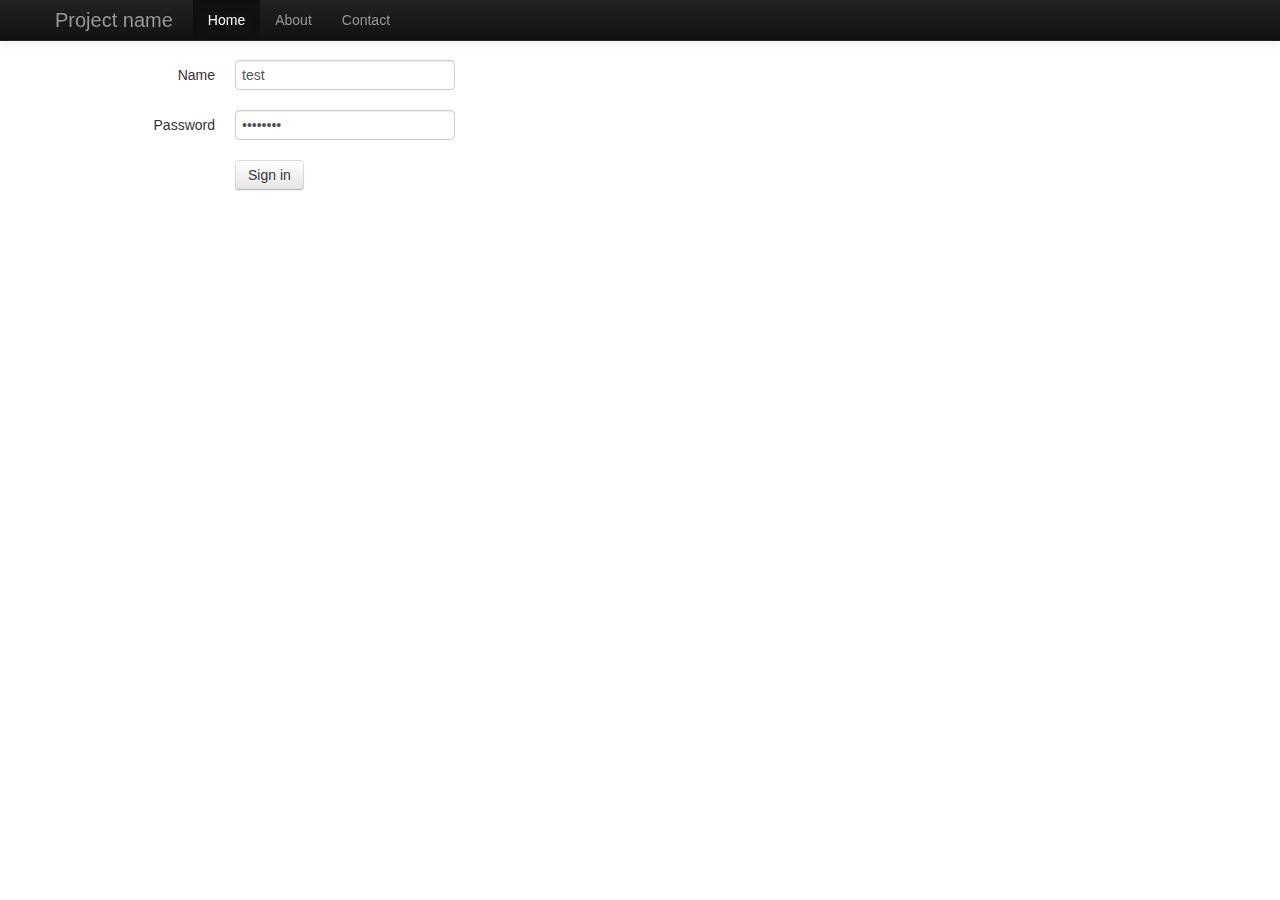
<file: oakhillsoftware/index.html>
<!doctype html>
<html lang="en">
<head>
  <meta charset="utf-8">
  <meta http-equiv="X-UA-Compatible" content="IE=edge,chrome=1">
  <meta name="viewport" content="width=device-width,initial-scale=1">

  <title>Backbone Boilerplate</title>

  <!-- Application styles. -->  
  <link rel="stylesheet" href="index.css"></head>

<body>
  <!-- Application container. -->

  <main role="main" id="main"></main>

  <!-- Application source. -->  
  <script src="require.js"></script></body>
</html>
</file>
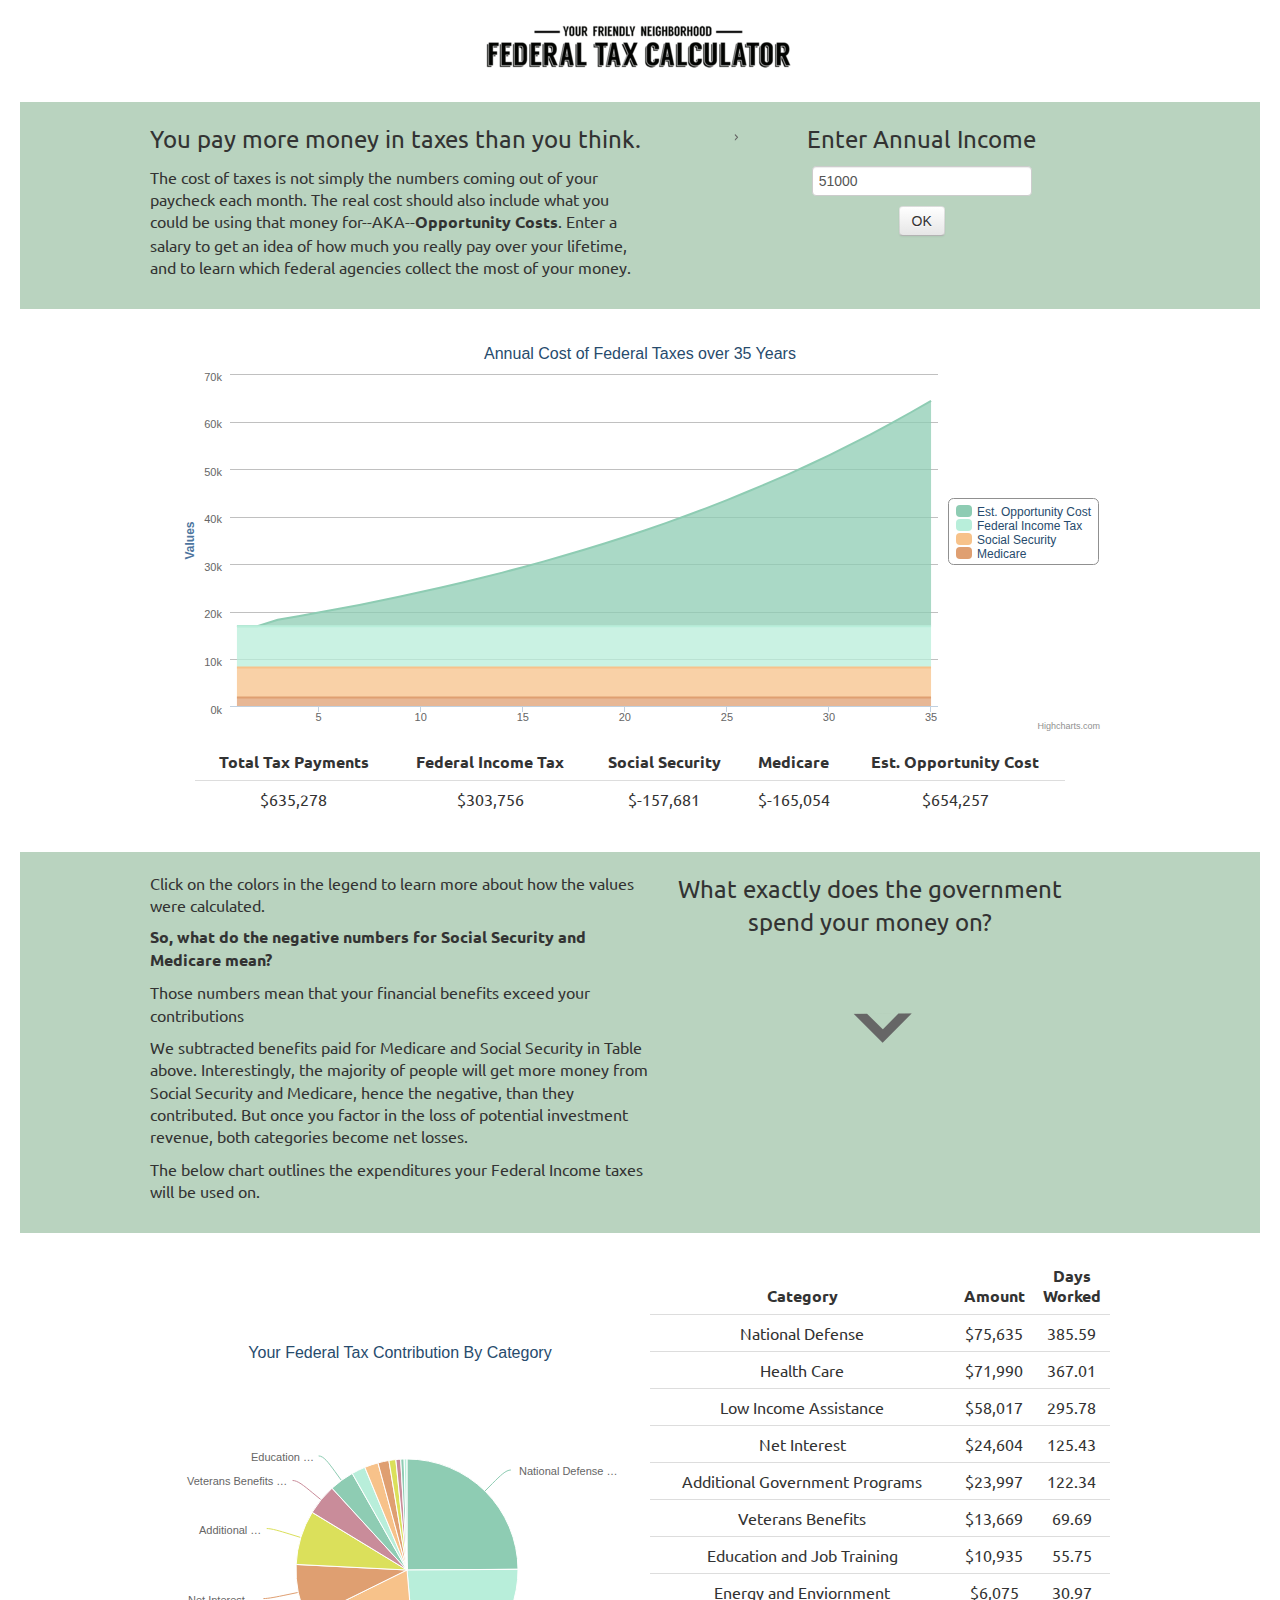
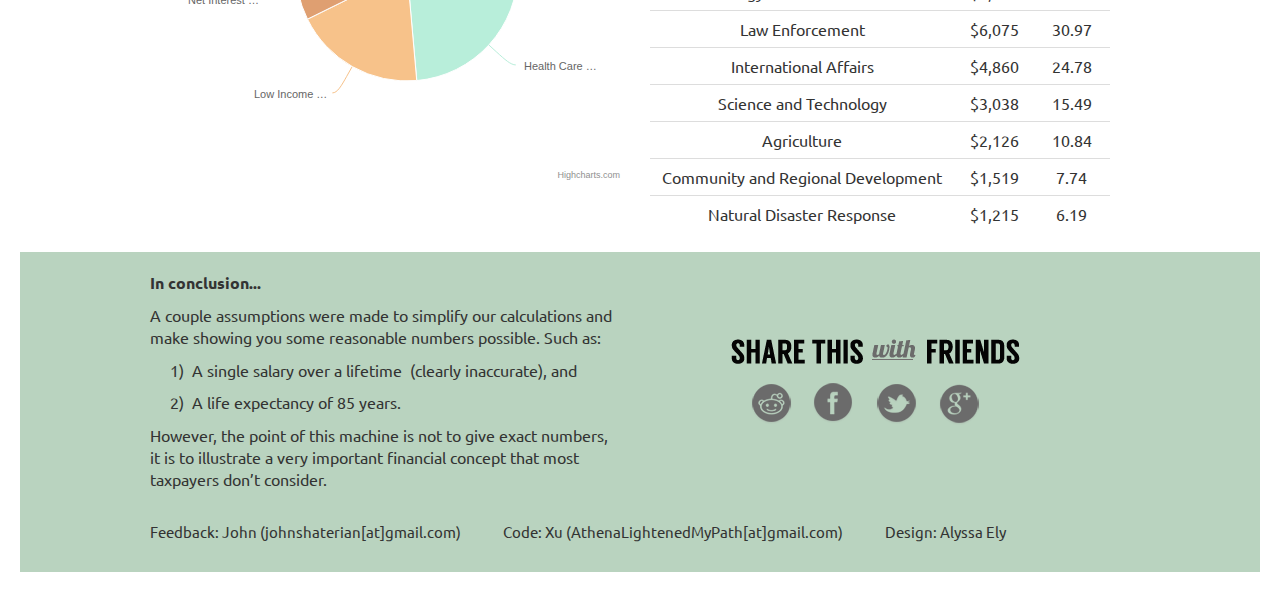
<file: TaxCalculator/index.html>
<!doctype html>
<html lang="en">
<head>
  <meta charset="utf-8">
  <meta http-equiv="X-UA-Compatible" content="IE=edge,chrome=1">
  <meta name="viewport" content="width=device-width,initial-scale=1">

  <title>Tax Calculator</title>

  <link href='http://fonts.googleapis.com/css?family=Ubuntu' rel='stylesheet' type='text/css'>
  <!-- Application styles. -->
  
  <link rel="stylesheet" href="index.css">
</head>

<body>
  <!-- Application container. -->

  <main role="main" id="main"></main>

  <!-- Application source. -->
  
  <script src="require.js"></script>
</body>
</html>
</file>
